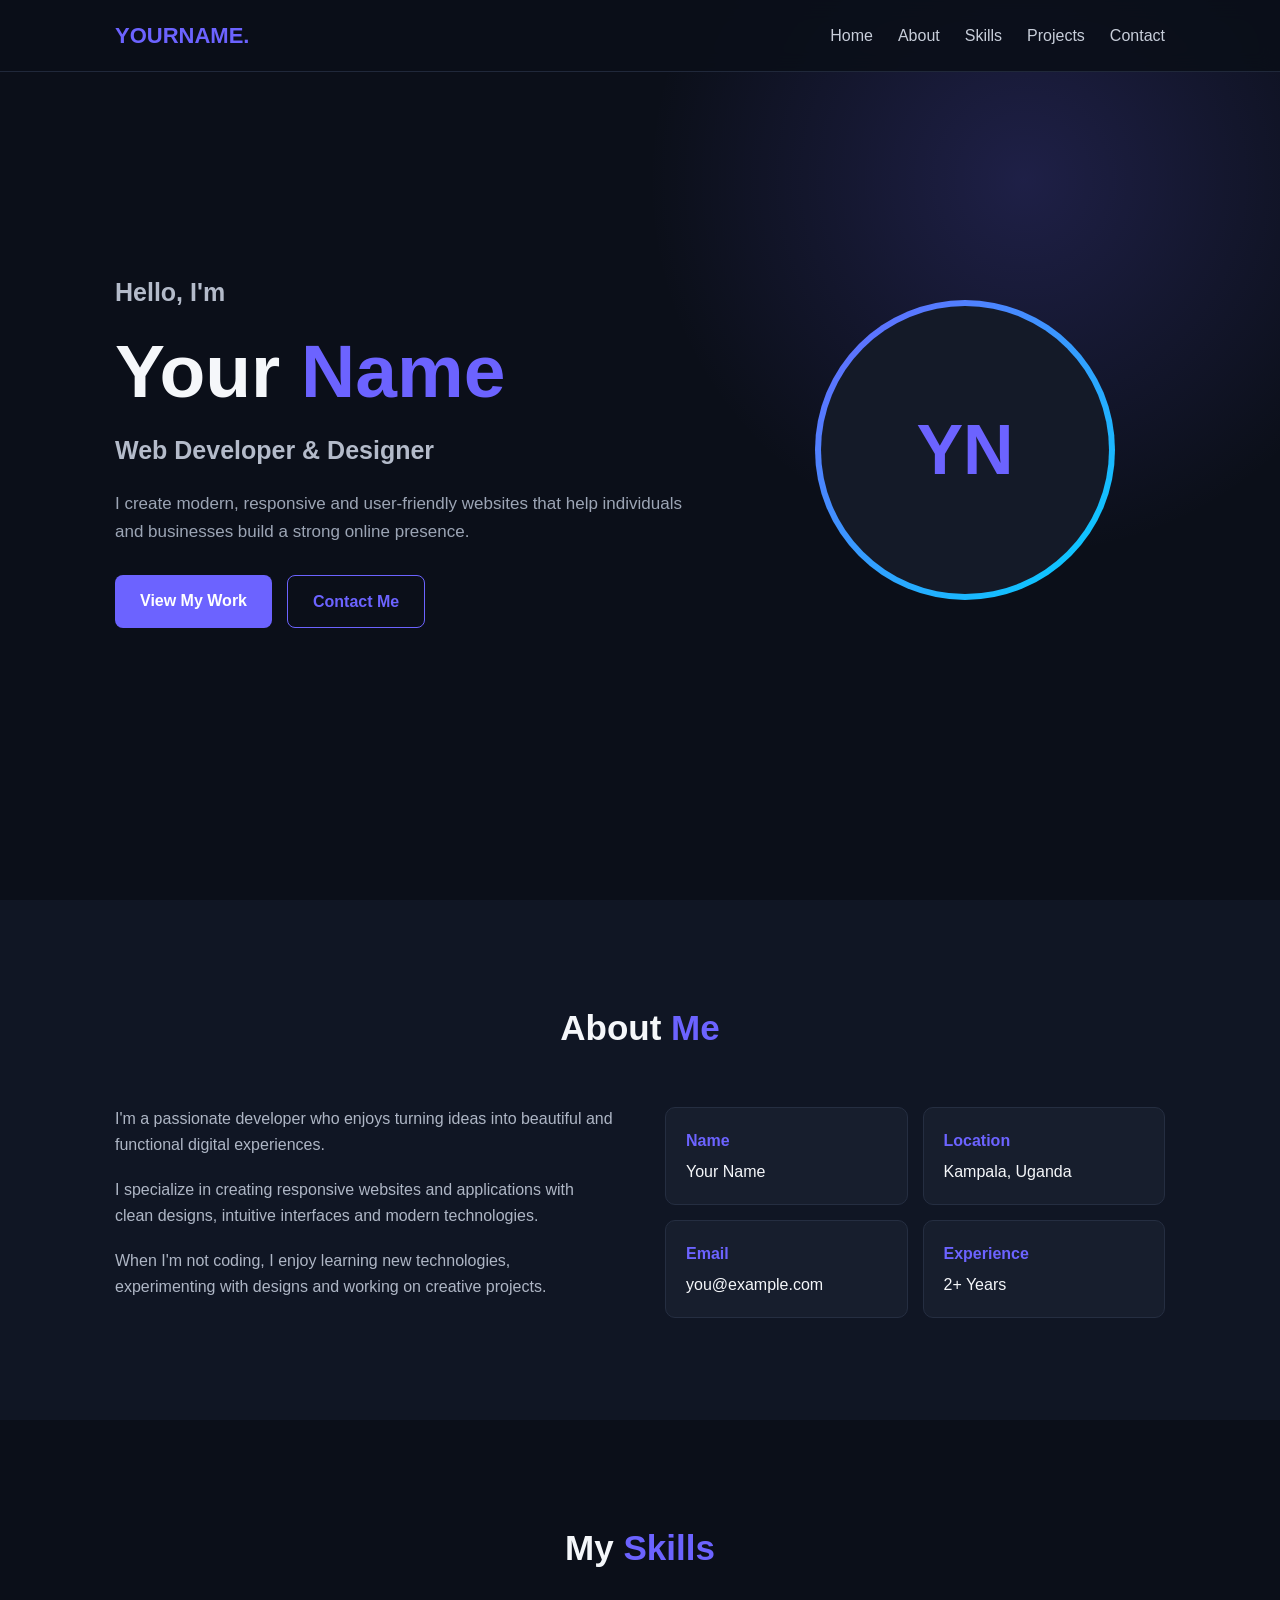
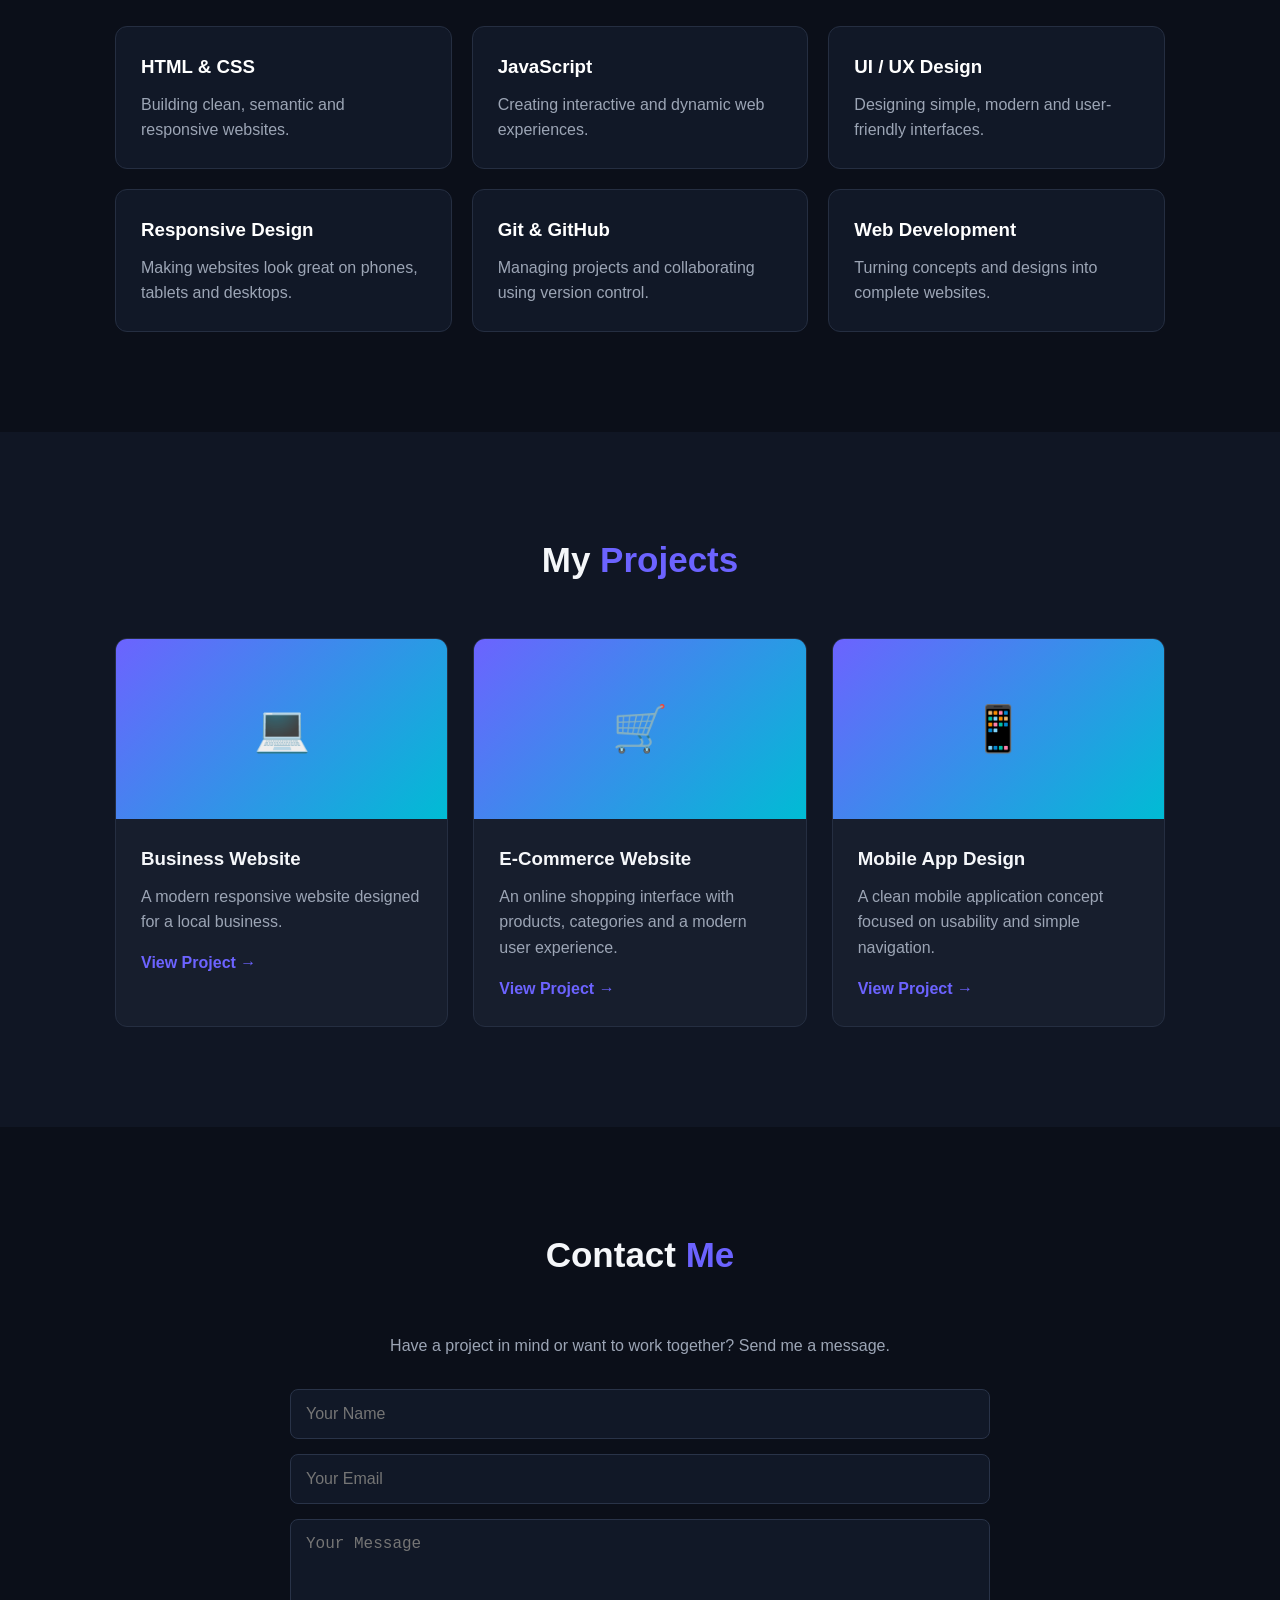
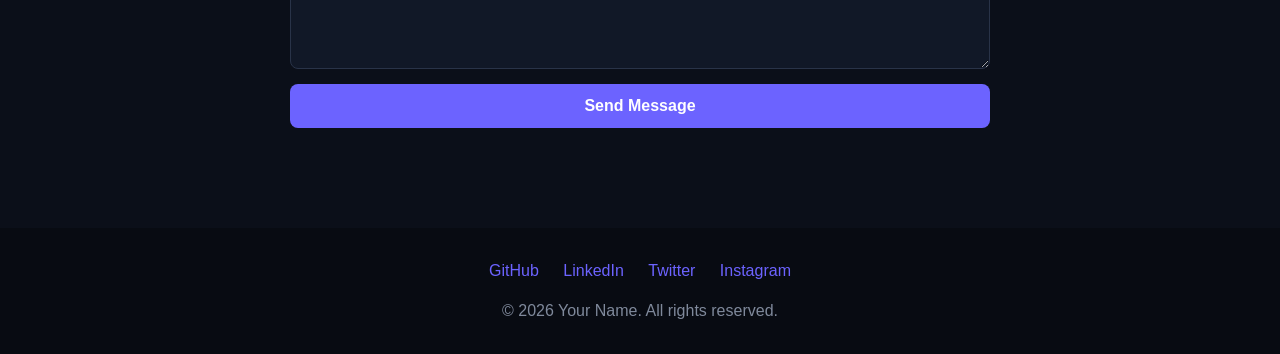
<file: sharon portfolio.html>
<!DOCTYPE html>
<html lang="en">
<head>
  <meta charset="UTF-8">
  <meta name="viewport" content="width=device-width, initial-scale=1.0">

  <title>Your Name | Portfolio</title>

  <style>
    * {
      margin: 0;
      padding: 0;
      box-sizing: border-box;
    }

    html {
      scroll-behavior: smooth;
    }

    body {
      font-family: Arial, Helvetica, sans-serif;
      background: #0b0f19;
      color: #f5f7fa;
      line-height: 1.6;
    }

    a {
      color: inherit;
      text-decoration: none;
    }

    /* NAVBAR */
    nav {
      position: fixed;
      top: 0;
      left: 0;
      width: 100%;
      z-index: 1000;
      background: rgba(11, 15, 25, 0.9);
      backdrop-filter: blur(10px);
      border-bottom: 1px solid #20283a;
    }

    .nav-container {
      max-width: 1100px;
      margin: auto;
      padding: 18px 25px;
      display: flex;
      justify-content: space-between;
      align-items: center;
    }

    .logo {
      font-size: 22px;
      font-weight: bold;
      color: #6c63ff;
    }

    .nav-links {
      display: flex;
      gap: 25px;
      list-style: none;
    }

    .nav-links a {
      color: #c8ceda;
      transition: 0.3s;
    }

    .nav-links a:hover {
      color: #6c63ff;
    }

    /* GENERAL */
    .container {
      max-width: 1100px;
      margin: auto;
      padding: 0 25px;
    }

    section {
      padding: 100px 0;
    }

    .section-title {
      text-align: center;
      font-size: 35px;
      margin-bottom: 50px;
    }

    .section-title span {
      color: #6c63ff;
    }

    /* HERO */
    #home {
      min-height: 100vh;
      display: flex;
      align-items: center;
      background:
        radial-gradient(circle at 80% 20%, rgba(108, 99, 255, 0.2), transparent 30%),
        #0b0f19;
    }

    .hero {
      display: grid;
      grid-template-columns: 1.5fr 1fr;
      align-items: center;
      gap: 50px;
    }

    .hero h1 {
      font-size: clamp(45px, 7vw, 75px);
      line-height: 1.05;
      margin-bottom: 20px;
    }

    .hero h1 span {
      color: #6c63ff;
    }

    .hero h2 {
      color: #b4bbca;
      font-size: 25px;
      margin-bottom: 20px;
    }

    .hero p {
      color: #9ca5b5;
      max-width: 600px;
      margin-bottom: 30px;
      font-size: 17px;
    }

    .buttons {
      display: flex;
      gap: 15px;
      flex-wrap: wrap;
    }

    .btn {
      display: inline-block;
      padding: 13px 25px;
      border-radius: 8px;
      font-weight: bold;
      transition: 0.3s;
    }

    .btn-primary {
      background: #6c63ff;
      color: white;
    }

    .btn-primary:hover {
      background: #554de0;
      transform: translateY(-2px);
    }

    .btn-outline {
      border: 1px solid #6c63ff;
      color: #6c63ff;
    }

    .btn-outline:hover {
      background: #6c63ff;
      color: white;
    }

    .hero-image {
      width: 300px;
      height: 300px;
      margin: auto;
      border-radius: 50%;
      background: linear-gradient(135deg, #6c63ff, #00d4ff);
      padding: 6px;
      display: flex;
      align-items: center;
      justify-content: center;
    }

    .hero-image-inner {
      width: 100%;
      height: 100%;
      border-radius: 50%;
      background: #141a28;
      display: flex;
      align-items: center;
      justify-content: center;
      color: #6c63ff;
      font-size: 70px;
      font-weight: bold;
    }

    /* ABOUT */
    #about {
      background: #101624;
    }

    .about {
      display: grid;
      grid-template-columns: 1fr 1fr;
      gap: 50px;
      align-items: center;
    }

    .about p {
      color: #aeb6c5;
      margin-bottom: 20px;
    }

    .info {
      display: grid;
      grid-template-columns: 1fr 1fr;
      gap: 15px;
    }

    .info-card {
      background: #171e2d;
      padding: 20px;
      border-radius: 10px;
      border: 1px solid #252e41;
    }

    .info-card strong {
      display: block;
      color: #6c63ff;
      margin-bottom: 5px;
    }

    /* SKILLS */
    .skills {
      display: grid;
      grid-template-columns: repeat(3, 1fr);
      gap: 20px;
    }

    .skill {
      background: #111827;
      padding: 25px;
      border: 1px solid #252e41;
      border-radius: 12px;
      transition: 0.3s;
    }

    .skill:hover {
      transform: translateY(-5px);
      border-color: #6c63ff;
    }

    .skill h3 {
      margin-bottom: 10px;
      color: #fff;
    }

    .skill p {
      color: #9ca5b5;
    }

    /* PROJECTS */
    #projects {
      background: #101624;
    }

    .projects {
      display: grid;
      grid-template-columns: repeat(3, 1fr);
      gap: 25px;
    }

    .project {
      background: #171e2d;
      border-radius: 12px;
      overflow: hidden;
      border: 1px solid #252e41;
      transition: 0.3s;
    }

    .project:hover {
      transform: translateY(-7px);
      border-color: #6c63ff;
    }

    .project-image {
      height: 180px;
      background: linear-gradient(135deg, #6c63ff, #00bcd4);
      display: flex;
      justify-content: center;
      align-items: center;
      font-size: 45px;
    }

    .project-content {
      padding: 25px;
    }

    .project-content h3 {
      margin-bottom: 10px;
    }

    .project-content p {
      color: #9ca5b5;
      margin-bottom: 15px;
    }

    .project-link {
      color: #6c63ff;
      font-weight: bold;
    }

    /* CONTACT */
    .contact {
      max-width: 700px;
      margin: auto;
    }

    .contact p {
      text-align: center;
      color: #9ca5b5;
      margin-bottom: 30px;
    }

    form {
      display: grid;
      gap: 15px;
    }

    input,
    textarea {
      width: 100%;
      padding: 15px;
      border: 1px solid #293348;
      border-radius: 8px;
      background: #111827;
      color: white;
      font-size: 16px;
      outline: none;
    }

    input:focus,
    textarea:focus {
      border-color: #6c63ff;
    }

    textarea {
      min-height: 150px;
      resize: vertical;
    }

    button {
      border: none;
      cursor: pointer;
      font-size: 16px;
    }

    /* FOOTER */
    footer {
      text-align: center;
      padding: 30px 20px;
      background: #080b12;
      color: #7f899b;
    }

    .socials {
      margin-bottom: 15px;
    }

    .socials a {
      margin: 0 10px;
      color: #6c63ff;
    }

    /* RESPONSIVE */
    @media (max-width: 800px) {
      .nav-links {
        gap: 12px;
        font-size: 14px;
      }

      .hero,
      .about {
        grid-template-columns: 1fr;
        text-align: center;
      }

      .hero p {
        margin-left: auto;
        margin-right: auto;
      }

      .buttons {
        justify-content: center;
      }

      .skills,
      .projects {
        grid-template-columns: 1fr;
      }

      .info {
        text-align: left;
      }

      .hero-image {
        width: 230px;
        height: 230px;
      }
    }

    @media (max-width: 500px) {
      .nav-container {
        flex-direction: column;
        gap: 10px;
      }

      .nav-links {
        font-size: 12px;
      }

      section {
        padding: 75px 0;
      }
    }
  </style>
</head>

<body>

  <!-- NAVIGATION -->
  <nav>
    <div class="nav-container">
      <div class="logo">YOURNAME.</div>

      <ul class="nav-links">
        <li><a href="#home">Home</a></li>
        <li><a href="#about">About</a></li>
        <li><a href="#skills">Skills</a></li>
        <li><a href="#projects">Projects</a></li>
        <li><a href="#contact">Contact</a></li>
      </ul>
    </div>
  </nav>


  <!-- HERO -->
  <section id="home">
    <div class="container hero">

      <div>
        <h2>Hello, I'm</h2>

        <h1>
          Your <span>Name</span>
        </h1>

        <h2>Web Developer & Designer</h2>

        <p>
          I create modern, responsive and user-friendly websites
          that help individuals and businesses build a strong online presence.
        </p>

        <div class="buttons">
          <a href="#projects" class="btn btn-primary">
            View My Work
          </a>

          <a href="#contact" class="btn btn-outline">
            Contact Me
          </a>
        </div>
      </div>

      <div class="hero-image">
        <div class="hero-image-inner">
          YN
        </div>
      </div>

    </div>
  </section>


  <!-- ABOUT -->
  <section id="about">
    <div class="container">

      <h2 class="section-title">
        About <span>Me</span>
      </h2>

      <div class="about">

        <div>
          <p>
            I'm a passionate developer who enjoys turning ideas into
            beautiful and functional digital experiences.
          </p>

          <p>
            I specialize in creating responsive websites and applications
            with clean designs, intuitive interfaces and modern technologies.
          </p>

          <p>
            When I'm not coding, I enjoy learning new technologies,
            experimenting with designs and working on creative projects.
          </p>
        </div>

        <div class="info">

          <div class="info-card">
            <strong>Name</strong>
            Your Name
          </div>

          <div class="info-card">
            <strong>Location</strong>
            Kampala, Uganda
          </div>

          <div class="info-card">
            <strong>Email</strong>
            you@example.com
          </div>

          <div class="info-card">
            <strong>Experience</strong>
            2+ Years
          </div>

        </div>

      </div>
    </div>
  </section>


  <!-- SKILLS -->
  <section id="skills">
    <div class="container">

      <h2 class="section-title">
        My <span>Skills</span>
      </h2>

      <div class="skills">

        <div class="skill">
          <h3>HTML & CSS</h3>
          <p>
            Building clean, semantic and responsive websites.
          </p>
        </div>

        <div class="skill">
          <h3>JavaScript</h3>
          <p>
            Creating interactive and dynamic web experiences.
          </p>
        </div>

        <div class="skill">
          <h3>UI / UX Design</h3>
          <p>
            Designing simple, modern and user-friendly interfaces.
          </p>
        </div>

        <div class="skill">
          <h3>Responsive Design</h3>
          <p>
            Making websites look great on phones, tablets and desktops.
          </p>
        </div>

        <div class="skill">
          <h3>Git & GitHub</h3>
          <p>
            Managing projects and collaborating using version control.
          </p>
        </div>

        <div class="skill">
          <h3>Web Development</h3>
          <p>
            Turning concepts and designs into complete websites.
          </p>
        </div>

      </div>
    </div>
  </section>


  <!-- PROJECTS -->
  <section id="projects">
    <div class="container">

      <h2 class="section-title">
        My <span>Projects</span>
      </h2>

      <div class="projects">

        <div class="project">

          <div class="project-image">
            💻
          </div>

          <div class="project-content">
            <h3>Business Website</h3>

            <p>
              A modern responsive website designed for a local business.
            </p>

            <a href="#" class="project-link">
              View Project →
            </a>
          </div>

        </div>


        <div class="project">

          <div class="project-image">
            🛒
          </div>

          <div class="project-content">
            <h3>E-Commerce Website</h3>

            <p>
              An online shopping interface with products, categories
              and a modern user experience.
            </p>

            <a href="#" class="project-link">
              View Project →
            </a>
          </div>

        </div>


        <div class="project">

          <div class="project-image">
            📱
          </div>

          <div class="project-content">
            <h3>Mobile App Design</h3>

            <p>
              A clean mobile application concept focused on usability
              and simple navigation.
            </p>

            <a href="#" class="project-link">
              View Project →
            </a>
          </div>

        </div>

      </div>
    </div>
  </section>


  <!-- CONTACT -->
  <section id="contact">
    <div class="container">

      <h2 class="section-title">
        Contact <span>Me</span>
      </h2>

      <div class="contact">

        <p>
          Have a project in mind or want to work together?
          Send me a message.
        </p>

        <form onsubmit="sendMessage(event)">

          <input
            type="text"
            placeholder="Your Name"
            required
          >

          <input
            type="email"
            placeholder="Your Email"
            required
          >

          <textarea
            placeholder="Your Message"
            required
          ></textarea>

          <button
            type="submit"
            class="btn btn-primary"
          >
            Send Message
          </button>

        </form>

      </div>
    </div>
  </section>


  <!-- FOOTER -->
  <footer>

    <div class="socials">
      <a href="#">GitHub</a>
      <a href="#">LinkedIn</a>
      <a href="#">Twitter</a>
      <a href="#">Instagram</a>
    </div>

    <p>
      © 2026 Your Name. All rights reserved.
    </p>

  </footer>


  <script>
    function sendMessage(event) {
      event.preventDefault();

      alert("Thanks for your message! I'll get back to you soon.");

      event.target.reset();
    }
  </script>

</body>
</html>
</file>
